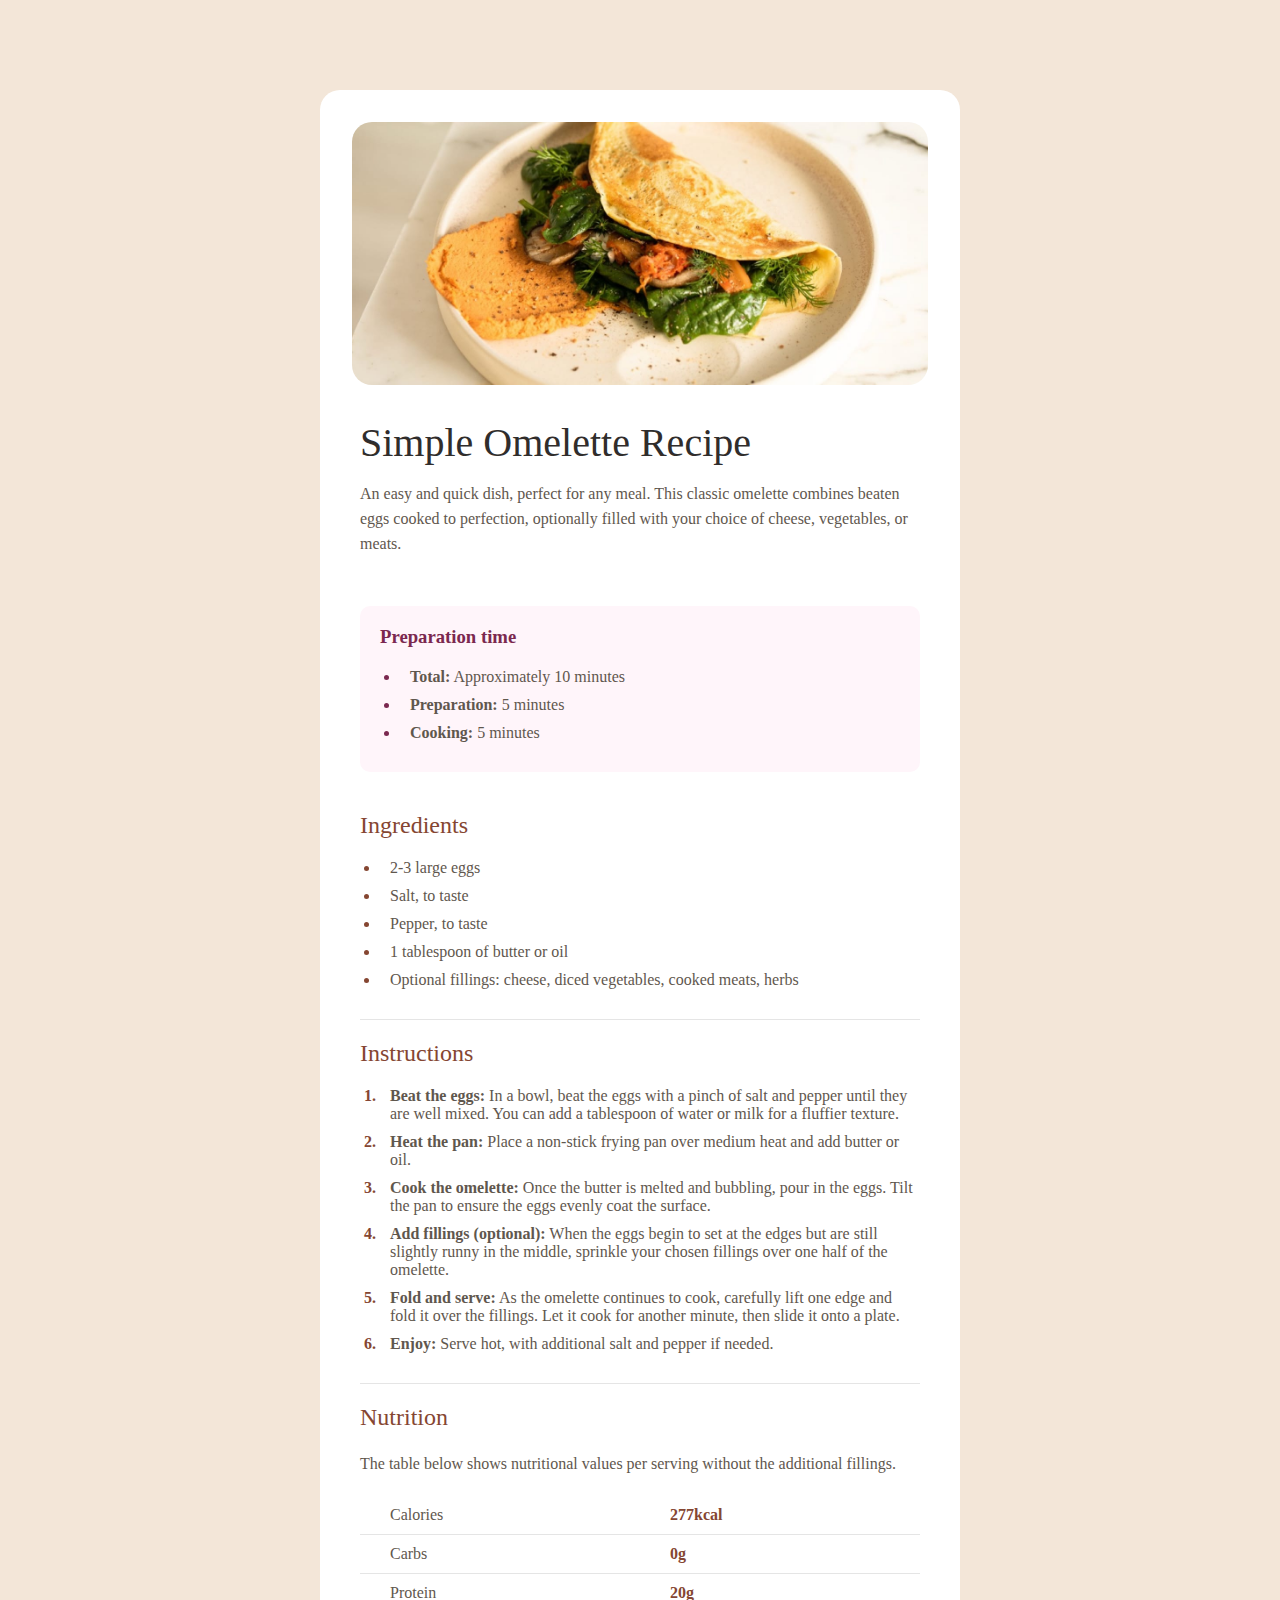
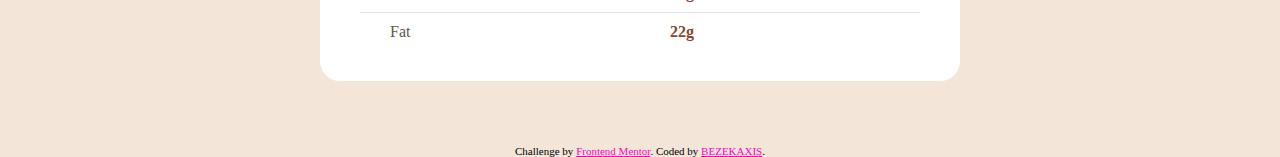
<file: index.html>
<!DOCTYPE html>
<html lang="en">

<head>
  <meta charset="UTF-8">
  <meta name="viewport" content="width=device-width, initial-scale=1.0">

  <link rel="icon" type="image/png" sizes="32x32" href="./assets/images/favicon-32x32.png">
  <link rel="stylesheet" href="style.css">

  <title>Frontend Mentor | Recipe page</title>

  <style>
    .attribution {
      font-size: 11px;
      text-align: center;
    }

    .attribution a {
      color: hsl(313, 100%, 50%);
    }
  </style>
</head>

<body>
  <main>
    <img src="./assets/images/image-omelette.jpeg" alt="Omelette image">
    <header>
      <h1>
        Simple Omelette Recipe
      </h1>
      <p>
        An easy and quick dish, perfect for any meal. This classic omelette combines beaten eggs cooked
        to perfection, optionally filled with your choice of cheese, vegetables, or meats.
      </p>
    </header>

    <article>
      <h3>
        Preparation time
      </h3>
      <ul>
        <li><b>Total:</b> Approximately 10 minutes</li>
        <li><b>Preparation:</b> 5 minutes</li>
        <li><b>Cooking:</b> 5 minutes</li>
      </ul>
    </article>

    <section>
      <h2>Ingredients</h2>
      <ul>
        <li>2-3 large eggs</li>
        <li>Salt, to taste</li>
        <li>Pepper, to taste</li>
        <li>1 tablespoon of butter or oil</li>
        <li>Optional fillings: cheese, diced vegetables, cooked meats, herbs</li>
      </ul>
    </section>

    <section>
      <h2>Instructions</h2>
      <ol>
        <li><b>Beat the eggs:</b> In a bowl, beat the eggs with a pinch of salt and pepper until they are well mixed.
            You can add a tablespoon of water or milk for a fluffier texture.</li>
        <li><b>Heat the pan:</b> Place a non-stick frying pan over medium heat and add butter or oil.</li>
        <li><b>Cook the omelette:</b> Once the butter is melted and bubbling, pour in the eggs. Tilt the pan to ensure
          the eggs evenly coat the surface.</li>
        <li><b>Add fillings (optional):</b> When the eggs begin to set at the edges but are still slightly runny in the
          middle, sprinkle your chosen fillings over one half of the omelette.</li>
        <li><b>Fold and serve:</b> As the omelette continues to cook, carefully lift one edge and fold it over the
          fillings. Let it cook for another minute, then slide it onto a plate.</li>
        <li><b>Enjoy:</b> Serve hot, with additional salt and pepper if needed.</li>
      </ol>
    </section>

    <section class="nutrition-section">
      <h2>Nutrition</h2>
      <p>The table below shows nutritional values per serving without the additional fillings.</p>
      <table>
        <tr>
          <th>Calories</th>
          <td>277kcal</td>
        </tr>
        <tr>
          <th>Carbs</th>
          <td>0g</td>
        </tr>
        <tr>
          <th>Protein</th>
          <td>20g</td>
        </tr>
        <tr>
          <th>Fat</th>
          <td>22g</td>
        </tr>
      </table>
    </section>


  </main>

  <div class="attribution">
    Challenge by <a href="https://www.frontendmentor.io?ref=challenge" target="_blank">Frontend Mentor</a>.
    Coded by <a href="#">BEZEKAXIS</a>.
  </div>
</body>

</html>
</file>
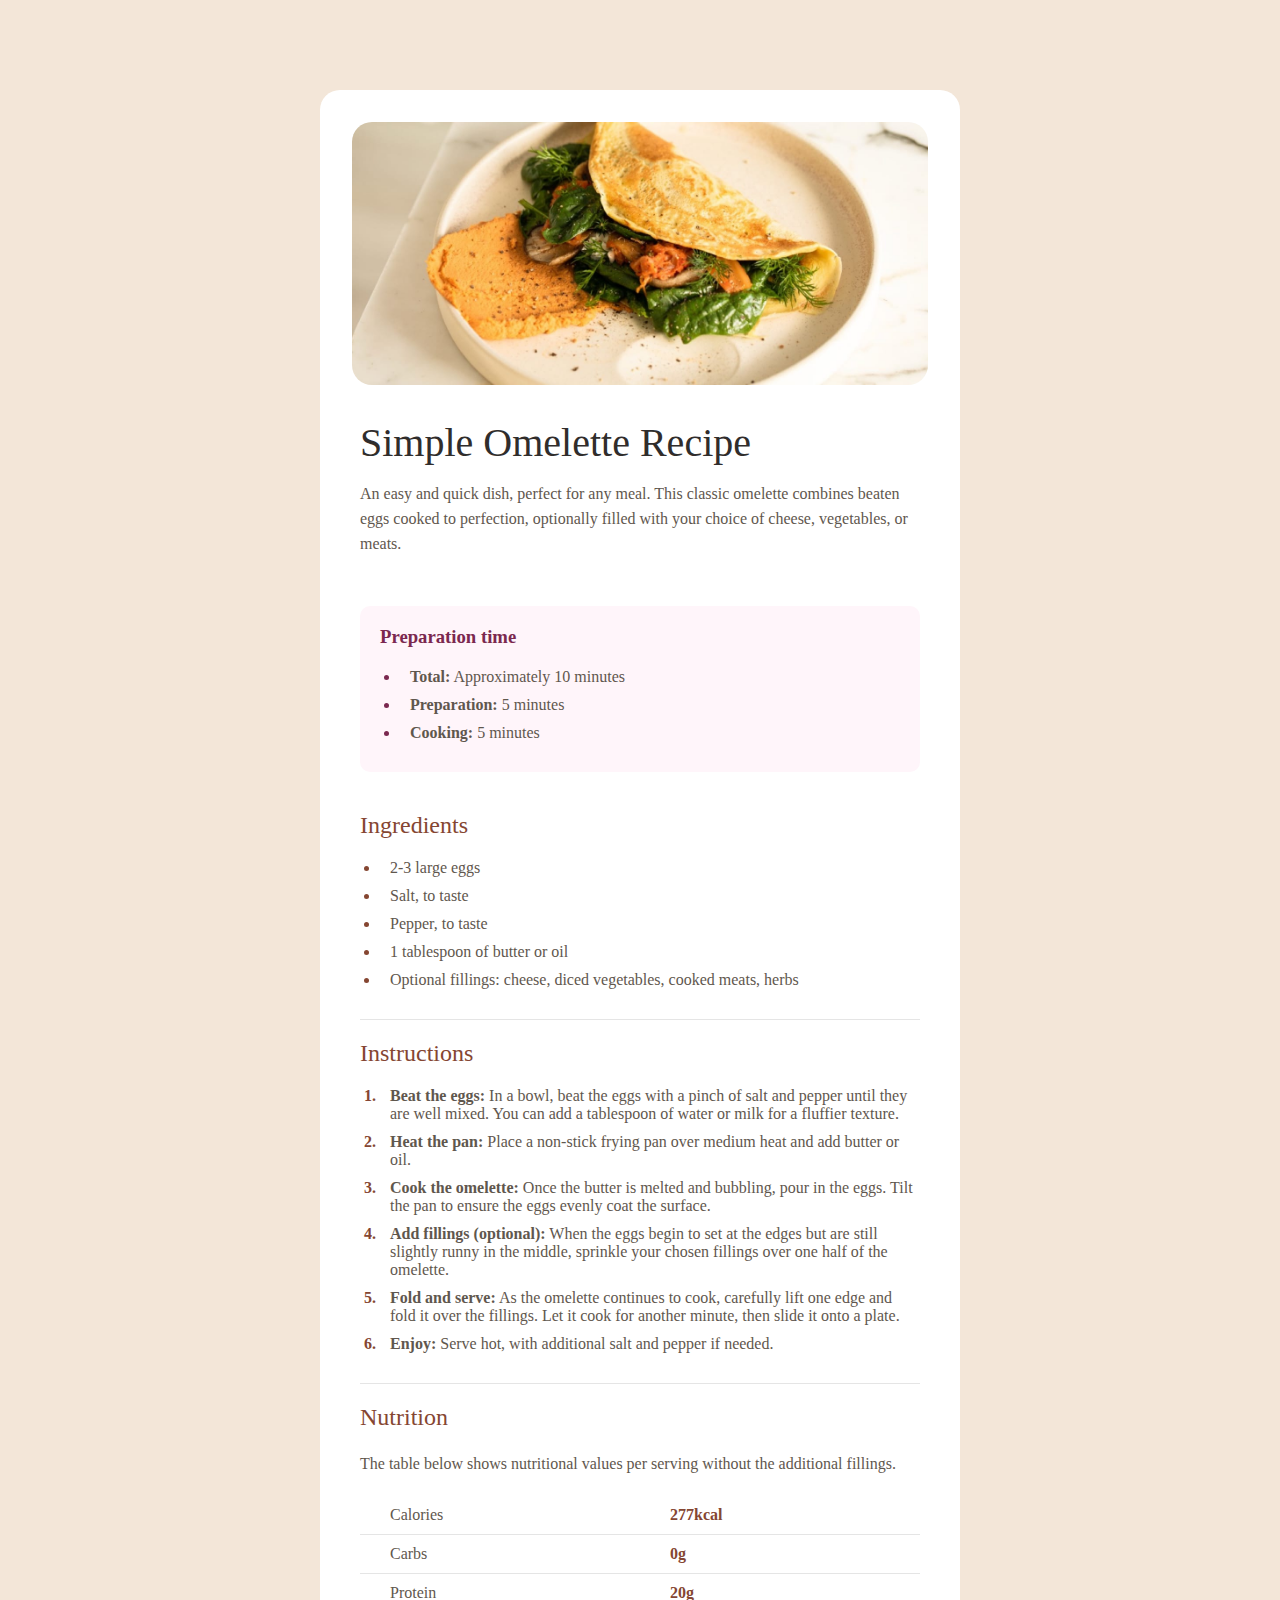
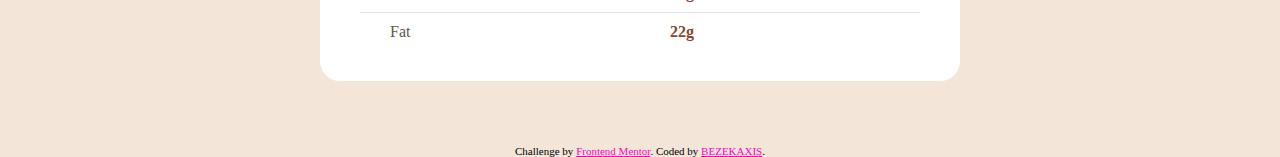
<file: recipe-page-main/index.html>
<!DOCTYPE html>
<html lang="en">

<head>
  <meta charset="UTF-8">
  <meta name="viewport" content="width=device-width, initial-scale=1.0">

  <link rel="icon" type="image/png" sizes="32x32" href="./assets/images/favicon-32x32.png">
  <link rel="stylesheet" href="style.css">

  <title>Frontend Mentor | Recipe page</title>

  <style>
    .attribution {
      font-size: 11px;
      text-align: center;
    }

    .attribution a {
      color: hsl(313, 100%, 50%);
    }
  </style>
</head>

<body>
  <main>
    <img src="/recipe-page-main/assets/images/image-omelette.jpeg" alt="Omelette image">
    <header>
      <h1>
        Simple Omelette Recipe
      </h1>
      <p>
        An easy and quick dish, perfect for any meal. This classic omelette combines beaten eggs cooked
        to perfection, optionally filled with your choice of cheese, vegetables, or meats.
      </p>
    </header>

    <article>
      <h3>
        Preparation time
      </h3>
      <ul>
        <li><b>Total:</b> Approximately 10 minutes</li>
        <li><b>Preparation:</b> 5 minutes</li>
        <li><b>Cooking:</b> 5 minutes</li>
      </ul>
    </article>

    <section>
      <h2>Ingredients</h2>
      <ul>
        <li>2-3 large eggs</li>
        <li>Salt, to taste</li>
        <li>Pepper, to taste</li>
        <li>1 tablespoon of butter or oil</li>
        <li>Optional fillings: cheese, diced vegetables, cooked meats, herbs</li>
      </ul>
    </section>

    <section>
      <h2>Instructions</h2>
      <ol>
        <li><b>Beat the eggs:</b> In a bowl, beat the eggs with a pinch of salt and pepper until they are well mixed.
            You can add a tablespoon of water or milk for a fluffier texture.</li>
        <li><b>Heat the pan:</b> Place a non-stick frying pan over medium heat and add butter or oil.</li>
        <li><b>Cook the omelette:</b> Once the butter is melted and bubbling, pour in the eggs. Tilt the pan to ensure
          the eggs evenly coat the surface.</li>
        <li><b>Add fillings (optional):</b> When the eggs begin to set at the edges but are still slightly runny in the
          middle, sprinkle your chosen fillings over one half of the omelette.</li>
        <li><b>Fold and serve:</b> As the omelette continues to cook, carefully lift one edge and fold it over the
          fillings. Let it cook for another minute, then slide it onto a plate.</li>
        <li><b>Enjoy:</b> Serve hot, with additional salt and pepper if needed.</li>
      </ol>
    </section>

    <section class="nutrition-section">
      <h2>Nutrition</h2>
      <p>The table below shows nutritional values per serving without the additional fillings.</p>
      <table>
        <tr>
          <th>Calories</th>
          <td>277kcal</td>
        </tr>
        <tr>
          <th>Carbs</th>
          <td>0g</td>
        </tr>
        <tr>
          <th>Protein</th>
          <td>20g</td>
        </tr>
        <tr>
          <th>Fat</th>
          <td>22g</td>
        </tr>
      </table>
    </section>


  </main>

  <div class="attribution">
    Challenge by <a href="https://www.frontendmentor.io?ref=challenge" target="_blank">Frontend Mentor</a>.
    Coded by <a href="#">BEZEKAXIS</a>.
  </div>
</body>

</html>
</file>
<file: style.css>
* {
  margin: 0;
  padding: 0;
}
body {
  background-color: hsl(30, 54%, 90%);
  font-family: outfit;
}
main {
  display: inline-block;
  background-color: hsl(0, 0%, 100%);
  border-radius: 20px;
  margin: 7% 25% 5%;
}

main img {
  width: 90%;
  margin: 5%;
  border-radius: 20px;
  margin-bottom: 30px;
}
article, header, section {
  background-color: hsl(0, 0%, 100%);
  margin: 0px 40px 0px 40px;
}
header h1 {
  font-family: Young serif;
  font-weight: 400;
  font-size: 2.5em;
  color: hsl(24, 5%, 18%);
  margin-bottom: 15px;
}
header p {
  color:hsl(30, 10%, 34%);
  margin-bottom: 50px;
}
p {
  line-height: 25px;
}

article {
  background-color: hsl(330, 100%, 98%);
  border-radius: 10px;
  padding: 20px;
  margin: 0px 40px 40px 40px;
}
article h3 {
  margin-bottom: 20px;
  color: hsl(332, 51%, 32%);
}
li {
  padding-left: 10px;
  list-style-position: outside;
  margin-left: 20px;
  padding-bottom: 10px;
  color: hsl(30, 10%, 34%);
}
article li::marker {
  font-weight: 600;
  color: hsl(332, 51%, 32%);
}
section {
  margin-top: 20px;
  padding-bottom: 20px;
  border-bottom: rgba(0, 0, 0, 0.1) solid 1px;
}
section h2 {
  margin-bottom: 20px;
  font-family: Young serif;
  font-weight: 400;
  color: hsl(14, 45%, 36%);
}
section li::marker {
  font-weight: 600;
  color: hsl(14, 45%, 36%);
}
.nutrition-section {
  border-bottom: none;
  padding-bottom: 30px;
}
section p {
  color:hsl(30, 10%, 34%);
  margin-bottom: 20px;
}
section table {
  text-align: left;
  text-indent: 20px;
  border-collapse: collapse;
  table-layout: fixed;
  width: 100%;
}
section tr {
  border-bottom: 1px solid rgba(0, 0, 0, 0.1);
}
section tr:last-child {
  border: none;
}
section th, td {
  padding: 10px;
}
section th {
  color: hsl(30, 10%, 34%);
  font-weight: 400;
}
section td {
  color: hsl(14, 45%, 36%);
  font-weight: 600;
}
@media (min-width: 0px) and (max-width: 600px) {
  main {
    margin: 0px 0px 10px 0px;
    border-radius: 0;
  }
  main img {
    margin: 0;
    width: 100%;
    border-radius: 0;
    margin-bottom: 30px;
  }
  main h1 {
    line-height: 35px;
    margin-bottom: 25px;
    font-size: 2.1em;
  }
  article, header, section {
    margin: 0px 30px 20px 30px;
  }
  article {
    padding: 20px
  }
}
</file>
<file: recipe-page-main/style.css>
* {
  margin: 0;
  padding: 0;
}
body {
  background-color: hsl(30, 54%, 90%);
  font-family: outfit;
}
main {
  display: inline-block;
  background-color: hsl(0, 0%, 100%);
  border-radius: 20px;
  margin: 7% 25% 5%;
}

main img {
  width: 90%;
  margin: 5%;
  border-radius: 20px;
  margin-bottom: 30px;
}
article, header, section {
  background-color: hsl(0, 0%, 100%);
  margin: 0px 40px 0px 40px;
}
header h1 {
  font-family: Young serif;
  font-weight: 400;
  font-size: 2.5em;
  color: hsl(24, 5%, 18%);
  margin-bottom: 15px;
}
header p {
  color:hsl(30, 10%, 34%);
  margin-bottom: 50px;
}
p {
  line-height: 25px;
}

article {
  background-color: hsl(330, 100%, 98%);
  border-radius: 10px;
  padding: 20px;
  margin: 0px 40px 40px 40px;
}
article h3 {
  margin-bottom: 20px;
  color: hsl(332, 51%, 32%);
}
li {
  padding-left: 10px;
  list-style-position: outside;
  margin-left: 20px;
  padding-bottom: 10px;
  color: hsl(30, 10%, 34%);
}
article li::marker {
  font-weight: 600;
  color: hsl(332, 51%, 32%);
}
section {
  margin-top: 20px;
  padding-bottom: 20px;
  border-bottom: rgba(0, 0, 0, 0.1) solid 1px;
}
section h2 {
  margin-bottom: 20px;
  font-family: Young serif;
  font-weight: 400;
  color: hsl(14, 45%, 36%);
}
section li::marker {
  font-weight: 600;
  color: hsl(14, 45%, 36%);
}
.nutrition-section {
  border-bottom: none;
  padding-bottom: 30px;
}
section p {
  color:hsl(30, 10%, 34%);
  margin-bottom: 20px;
}
section table {
  text-align: left;
  text-indent: 20px;
  border-collapse: collapse;
  table-layout: fixed;
  width: 100%;
}
section tr {
  border-bottom: 1px solid rgba(0, 0, 0, 0.1);
}
section tr:last-child {
  border: none;
}
section th, td {
  padding: 10px;
}
section th {
  color: hsl(30, 10%, 34%);
  font-weight: 400;
}
section td {
  color: hsl(14, 45%, 36%);
  font-weight: 600;
}
@media (min-width: 0px) and (max-width: 600px) {
  main {
    margin: 0px 0px 10px 0px;
    border-radius: 0;
  }
  main img {
    margin: 0;
    width: 100%;
    border-radius: 0;
    margin-bottom: 30px;
  }
  main h1 {
    line-height: 35px;
    margin-bottom: 25px;
    font-size: 2.1em;
  }
  article, header, section {
    margin: 0px 30px 20px 30px;
  }
  article {
    padding: 20px
  }
}
</file>
